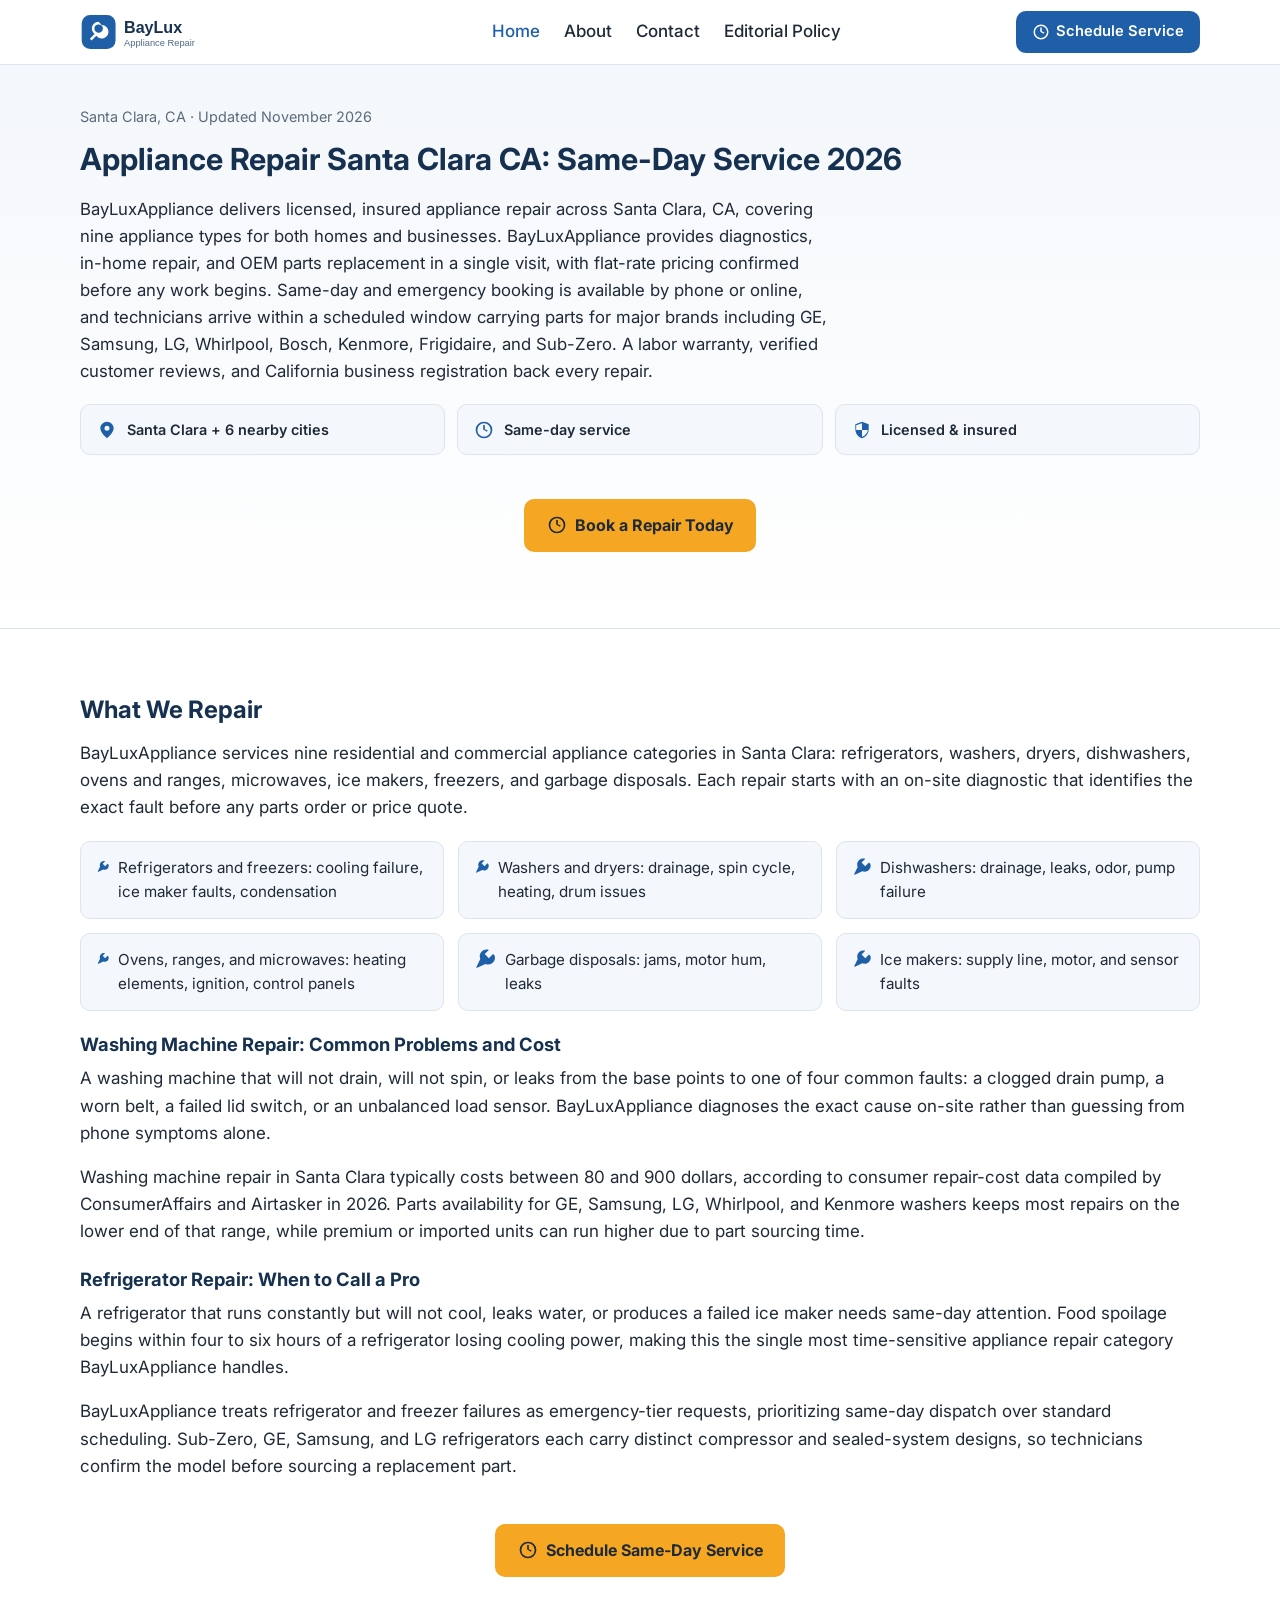
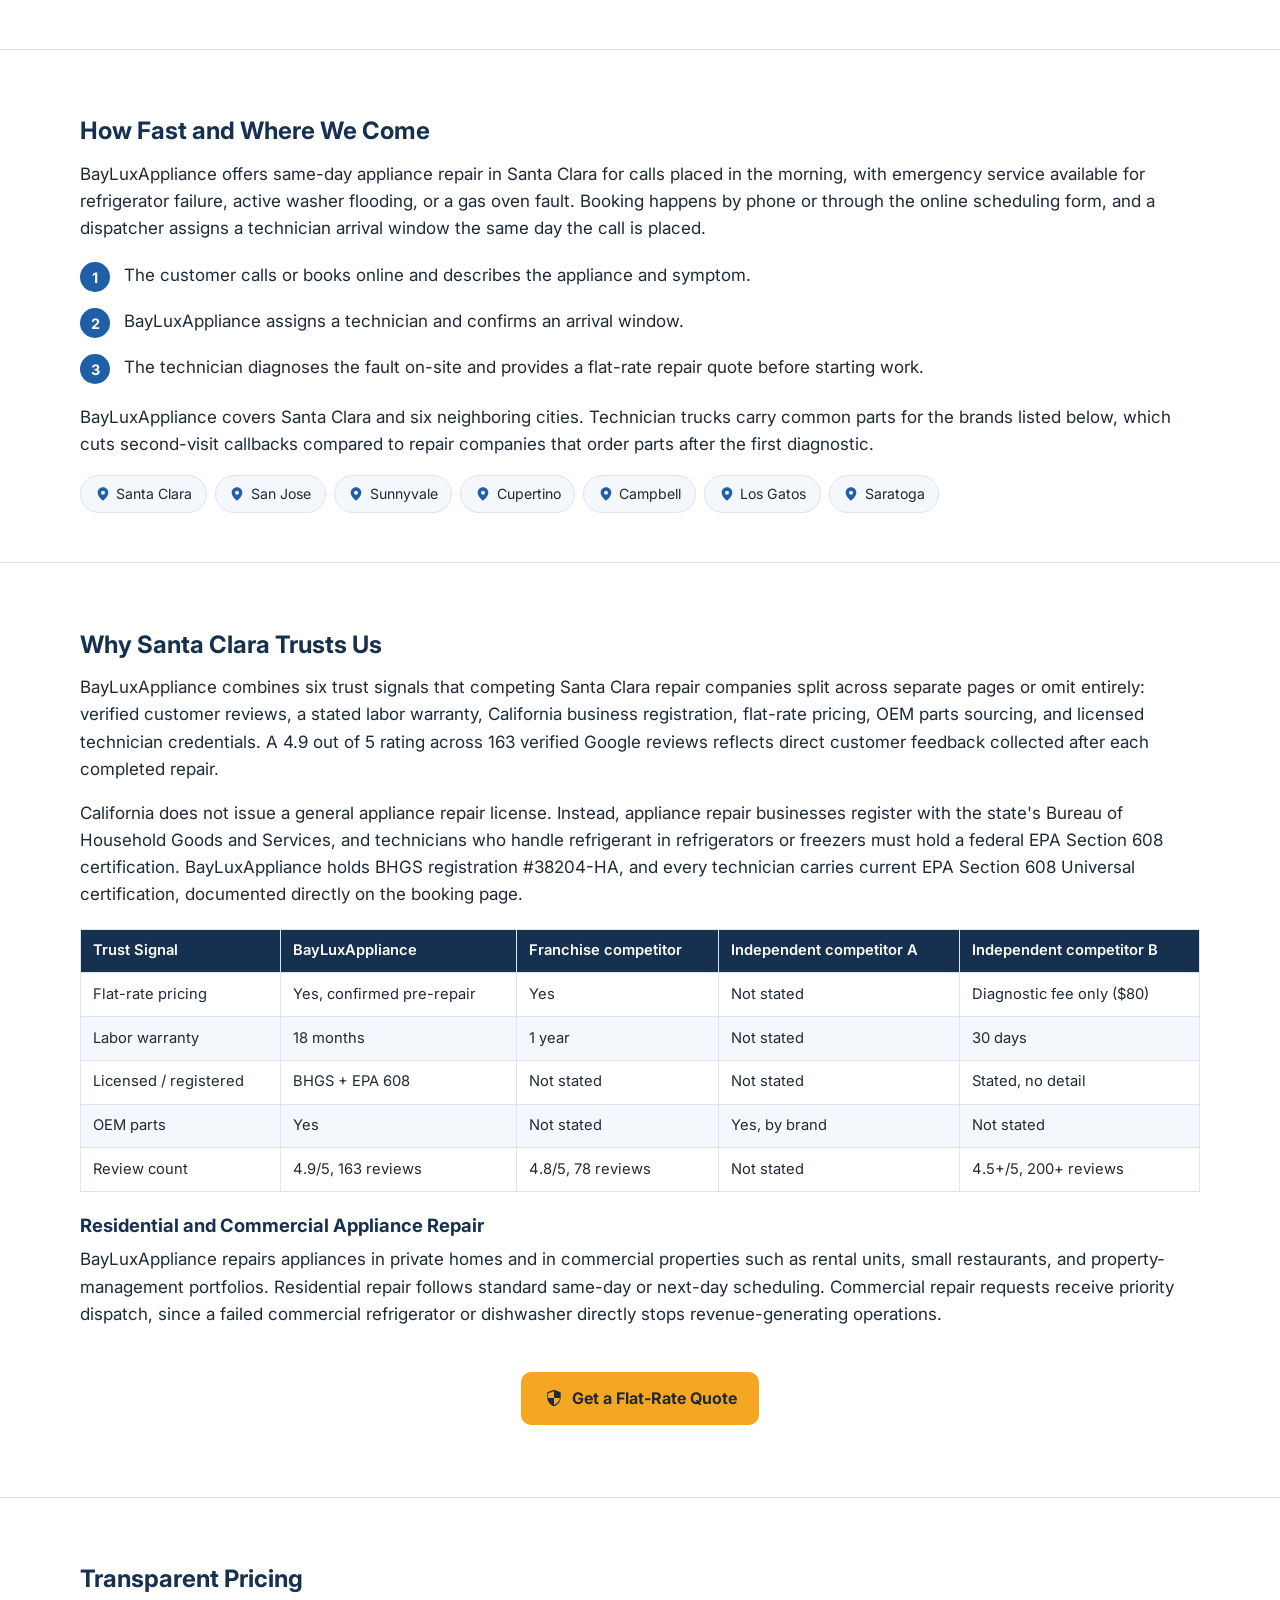
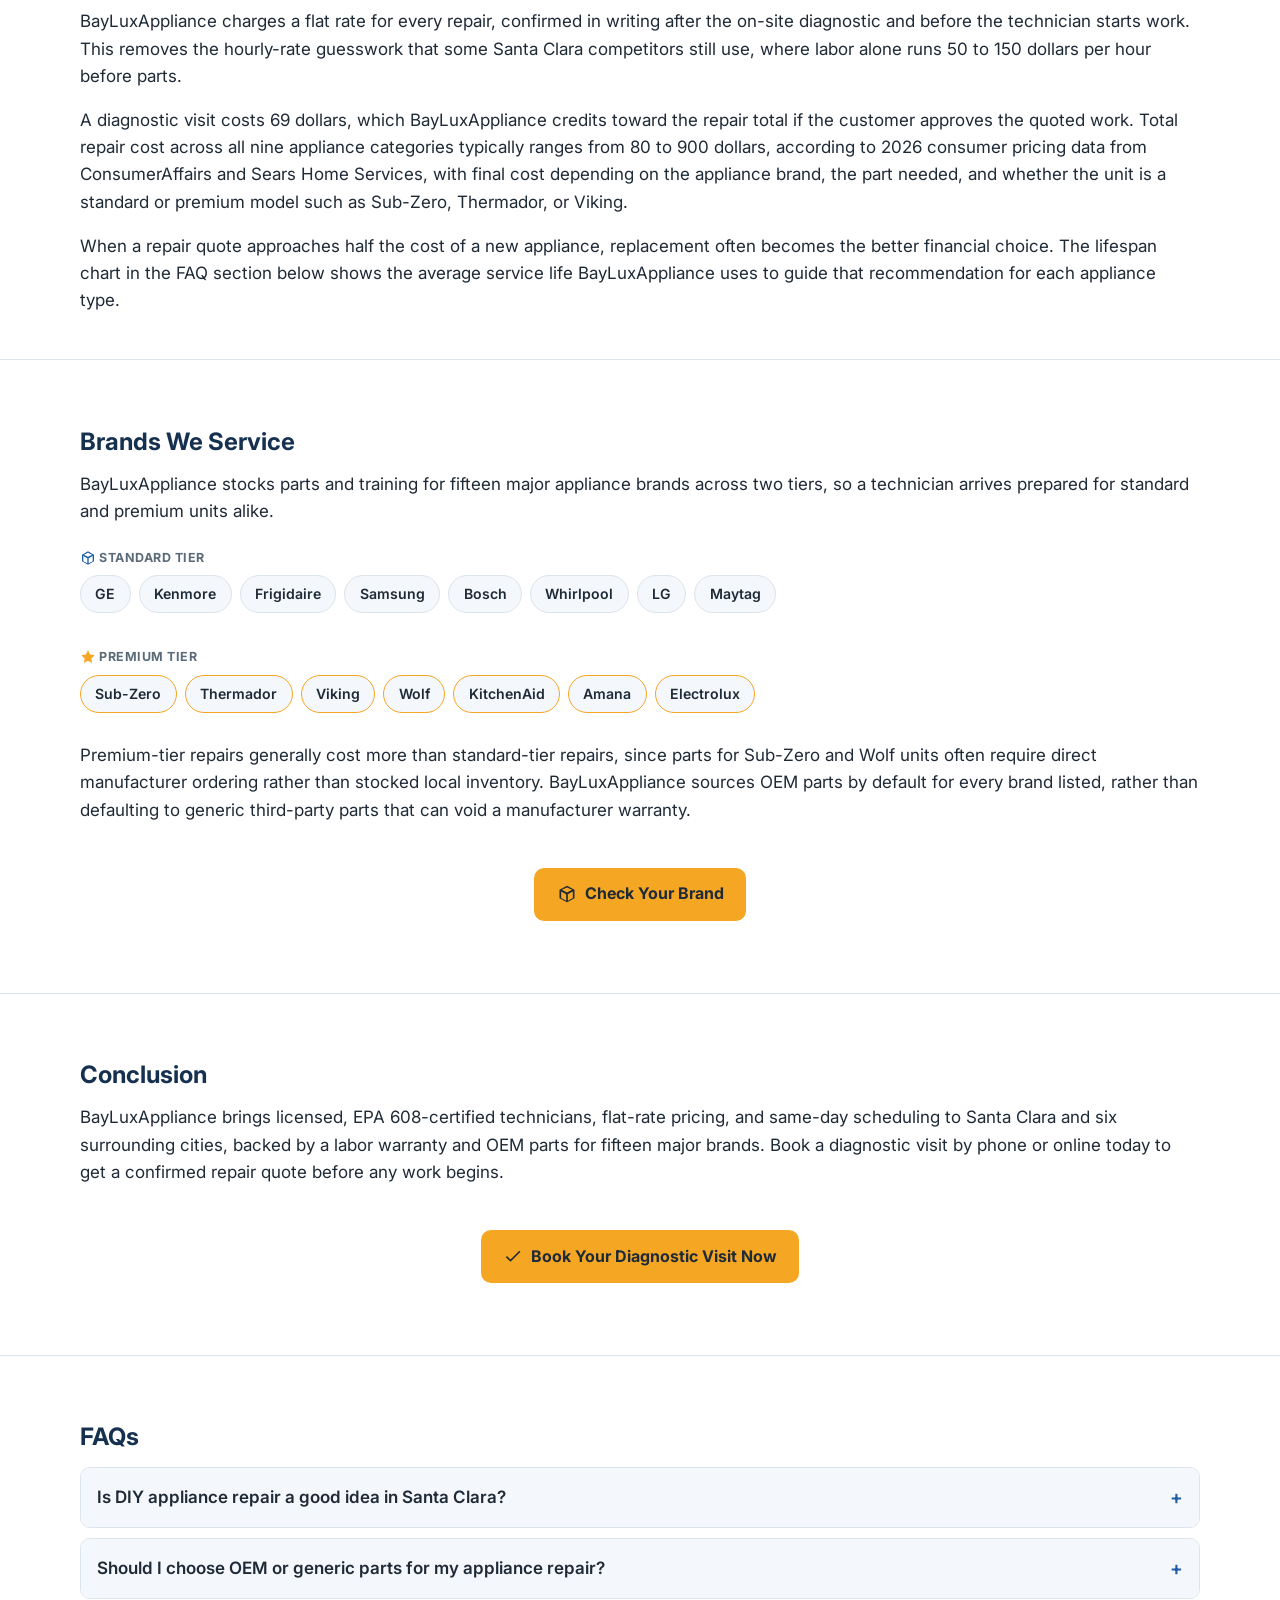
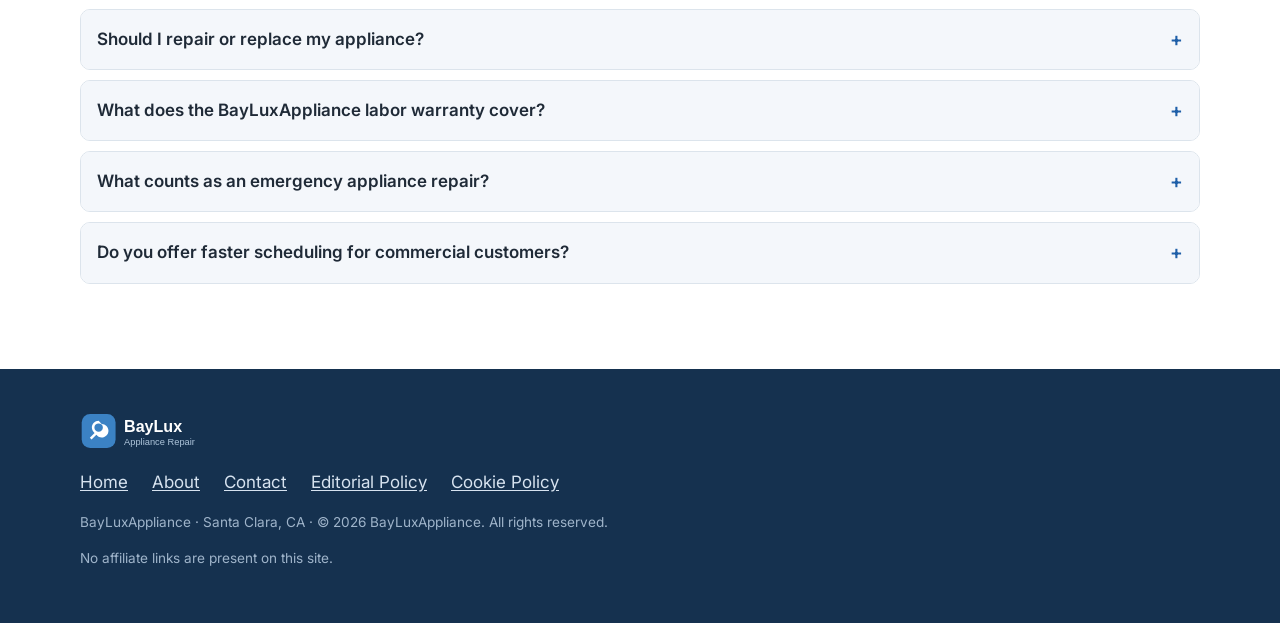
<file: index.html>
<!doctype html>
<html lang="en">
<head>
<script async src="https://www.googletagmanager.com/gtm.js?id=GTM-T8V455DT"></script>
<script>
  window.dataLayer = window.dataLayer || [];
  function gtag(){dataLayer.push(arguments);}
  gtag('js', new Date());
</script>
<meta charset="utf-8">
<meta name="viewport" content="width=device-width, initial-scale=1">
<title>Santa Clara Appliance Repair | Flat-Rate, Same-Day Techs</title>
<meta name="description" content="Book licensed Santa Clara appliance repair today. Same-day service, flat-rate pricing, parts for every major brand.">
<link rel="canonical" href="https://www.bayluxappliance.com/">
<meta property="og:type" content="website">
<meta property="og:title" content="Santa Clara Appliance Repair | Flat-Rate, Same-Day Techs">
<meta property="og:description" content="Book licensed Santa Clara appliance repair today. Same-day service, flat-rate pricing, parts for every major brand.">
<meta property="og:url" content="https://www.bayluxappliance.com/">
<link rel="icon" type="image/svg+xml" href="images/favicon.svg">
<link rel="stylesheet" href="css/global.css">
<link rel="stylesheet" href="css/ranking.css">
<link rel="preconnect" href="https://fonts.googleapis.com">
<link href="https://fonts.googleapis.com/css2?family=Inter:wght@400;500;600;700&display=swap" rel="stylesheet">
<script type="application/ld+json">
{"@context":"https://schema.org","@type":"Organization","name":"BayLuxAppliance","url":"https://www.bayluxappliance.com/","logo":"https://www.bayluxappliance.com/images/logo.svg","areaServed":["Santa Clara, CA","San Jose, CA","Sunnyvale, CA","Cupertino, CA","Campbell, CA","Los Gatos, CA","Saratoga, CA"]}
</script>
<script type="application/ld+json">
{"@context":"https://schema.org","@type":"WebPage","name":"Appliance Repair Santa Clara CA: Same-Day Service 2026","url":"https://www.bayluxappliance.com/","description":"Book licensed Santa Clara appliance repair today. Same-day service, flat-rate pricing, parts for every major brand.","inLanguage":"en-US","isPartOf":{"@type":"WebSite","name":"BayLuxAppliance","url":"https://www.bayluxappliance.com/"}}
</script>
<script type="application/ld+json">
{"@context":"https://schema.org","@type":"FAQPage","mainEntity":[
{"@type":"Question","name":"Is DIY appliance repair a good idea in Santa Clara?","acceptedAnswer":{"@type":"Answer","text":"DIY repair can void a manufacturer warranty and is not always covered by homeowner insurance. It works for minor fixes only, such as replacing a washing machine lid switch, but gas and electrical appliance faults carry safety risk best left to a licensed technician."}},
{"@type":"Question","name":"Should I choose OEM or generic parts for my appliance repair?","acceptedAnswer":{"@type":"Answer","text":"OEM parts cost more but preserve the manufacturer warranty on brands like GE, Samsung, and Sub-Zero. Generic third-party parts cost less upfront but carry inconsistent warranty coverage and can void the original manufacturer warranty."}},
{"@type":"Question","name":"Should I repair or replace my appliance?","acceptedAnswer":{"@type":"Answer","text":"Replace the appliance once repair cost reaches roughly 50 percent of a new unit's price. Average lifespans guide this decision: washing machine 11 years, clothes dryer 14 years, refrigerator 15 years, electric stove 15 years, dishwasher 10 years, freezer 15 years."}},
{"@type":"Question","name":"What does the BayLuxAppliance labor warranty cover?","acceptedAnswer":{"@type":"Answer","text":"The labor warranty covers both parts and labor on the completed repair. If the same fault recurs within the warranty period, BayLuxAppliance returns at no additional labor charge."}},
{"@type":"Question","name":"What counts as an emergency appliance repair?","acceptedAnswer":{"@type":"Answer","text":"Refrigerator or freezer cooling failure, an actively flooding washer, and a gas oven ignition fault all qualify for emergency same-day dispatch ahead of standard scheduling."}},
{"@type":"Question","name":"Do you offer faster scheduling for commercial customers?","acceptedAnswer":{"@type":"Answer","text":"Yes. Commercial appliance failures receive priority dispatch over standard residential scheduling, since a failed unit in a restaurant or rental property directly halts business operations."}}
]}
</script>
</head>
<body>
<header class="site-header" role="banner">
  <div class="container">
    <a href="/" class="site-logo" aria-label="BayLuxAppliance home">
      <img src="images/logo.svg" alt="BayLuxAppliance logo" class="site-logo__img" height="44" width="238">
    </a>
    <nav class="site-nav" role="navigation" aria-label="Main navigation">
      <a href="/" class="active">Home</a>
      <a href="about/">About</a>
      <a href="contact/">Contact</a>
      <a href="editorial-policy/">Editorial Policy</a>
    </nav>
    <a class="header-cta" href="https://www.appliancepro.care/" rel="noopener">
      <svg class="icon icon--white" viewBox="0 0 24 24" width="18" height="18" aria-hidden="true"><path fill="currentColor" d="M12 2a10 10 0 1 0 0 20 10 10 0 0 0 0-20zm0 2a8 8 0 1 1 0 16 8 8 0 0 1 0-16zm-1 2v5.5l4.5 2.7 1-1.6L13 11V6z"/></svg>
      Schedule Service
    </a>
    <button class="nav-toggle" aria-label="Toggle menu" aria-expanded="false">
      <svg viewBox="0 0 24 24" aria-hidden="true"><path fill="currentColor" d="M3 6h18v2H3zm0 5h18v2H3zm0 5h18v2H3z"/></svg>
    </button>
  </div>
</header>

<main>
<section class="hero">
  <div class="container">
    <p class="hero__meta">Santa Clara, CA &middot; Updated November 2026</p>
    <h1>Appliance Repair Santa Clara CA: Same-Day Service 2026</h1>
    <p class="hero__intro">BayLuxAppliance delivers licensed, insured appliance repair across Santa Clara, CA, covering nine appliance types for both homes and businesses. BayLuxAppliance provides diagnostics, in-home repair, and OEM parts replacement in a single visit, with flat-rate pricing confirmed before any work begins. Same-day and emergency booking is available by phone or online, and technicians arrive within a scheduled window carrying parts for major brands including GE, Samsung, LG, Whirlpool, Bosch, Kenmore, Frigidaire, and Sub-Zero. A labor warranty, verified customer reviews, and California business registration back every repair.</p>
    <div class="trust-badges">
      <span class="trust-badge"><svg class="icon" viewBox="0 0 24 24" width="20" height="20" aria-hidden="true"><path fill="currentColor" d="M12 2c-4.4 0-8 3.6-8 8 0 5.6 8 12 8 12s8-6.4 8-12c0-4.4-3.6-8-8-8zm0 11a3 3 0 1 1 0-6 3 3 0 0 1 0 6z"/></svg> Santa Clara + 6 nearby cities</span>
      <span class="trust-badge"><svg class="icon" viewBox="0 0 24 24" width="20" height="20" aria-hidden="true"><path fill="currentColor" d="M12 2a10 10 0 1 0 0 20 10 10 0 0 0 0-20zm0 2a8 8 0 1 1 0 16 8 8 0 0 1 0-16zm-1 2v5.5l4.5 2.7 1-1.6L13 11V6z"/></svg> Same-day service</span>
      <span class="trust-badge"><svg class="icon" viewBox="0 0 24 24" width="20" height="20" aria-hidden="true"><path fill="currentColor" d="M12 2 4 5v6c0 5 3.4 9.4 8 11 4.6-1.6 8-6 8-11V5zm0 9.99h7c-.5 3.6-2.9 6.8-7 8.3V12H5V6.3l7-2.5z"/></svg> Licensed &amp; insured</span>
    </div>
    <div class="cta-block">
      <a class="cta-button" href="https://www.appliancepro.care/" rel="noopener">
        <svg viewBox="0 0 24 24" width="20" height="20" aria-hidden="true"><path fill="currentColor" d="M12 2a10 10 0 1 0 0 20 10 10 0 0 0 0-20zm0 2a8 8 0 1 1 0 16 8 8 0 0 1 0-16zm-1 2v5.5l4.5 2.7 1-1.6L13 11V6z"/></svg>
        Book a Repair Today
      </a>
    </div>
  </div>
</section>

<section class="page-section">
  <div class="container">
    <h2>What We Repair</h2>
    <p>BayLuxAppliance services nine residential and commercial appliance categories in Santa Clara: refrigerators, washers, dryers, dishwashers, ovens and ranges, microwaves, ice makers, freezers, and garbage disposals. Each repair starts with an on-site diagnostic that identifies the exact fault before any parts order or price quote.</p>
    <ul class="service-grid">
      <li><svg class="icon" viewBox="0 0 24 24" width="20" height="20" aria-hidden="true"><path fill="currentColor" d="M21.7 7.3 16.7 12.3 11.7 7.3 16.7 2.3c-2.9-1.1-6.3-.4-8.6 1.9-2.4 2.4-3 6-1.7 9L2 22.4 1.6 24l1.6-.4 9.5-4.4c3 1.3 6.6.7 9-1.7 2.3-2.3 3-5.7 1.9-8.6z"/></svg> Refrigerators and freezers: cooling failure, ice maker faults, condensation</li>
      <li><svg class="icon" viewBox="0 0 24 24" width="20" height="20" aria-hidden="true"><path fill="currentColor" d="M21.7 7.3 16.7 12.3 11.7 7.3 16.7 2.3c-2.9-1.1-6.3-.4-8.6 1.9-2.4 2.4-3 6-1.7 9L2 22.4 1.6 24l1.6-.4 9.5-4.4c3 1.3 6.6.7 9-1.7 2.3-2.3 3-5.7 1.9-8.6z"/></svg> Washers and dryers: drainage, spin cycle, heating, drum issues</li>
      <li><svg class="icon" viewBox="0 0 24 24" width="20" height="20" aria-hidden="true"><path fill="currentColor" d="M21.7 7.3 16.7 12.3 11.7 7.3 16.7 2.3c-2.9-1.1-6.3-.4-8.6 1.9-2.4 2.4-3 6-1.7 9L2 22.4 1.6 24l1.6-.4 9.5-4.4c3 1.3 6.6.7 9-1.7 2.3-2.3 3-5.7 1.9-8.6z"/></svg> Dishwashers: drainage, leaks, odor, pump failure</li>
      <li><svg class="icon" viewBox="0 0 24 24" width="20" height="20" aria-hidden="true"><path fill="currentColor" d="M21.7 7.3 16.7 12.3 11.7 7.3 16.7 2.3c-2.9-1.1-6.3-.4-8.6 1.9-2.4 2.4-3 6-1.7 9L2 22.4 1.6 24l1.6-.4 9.5-4.4c3 1.3 6.6.7 9-1.7 2.3-2.3 3-5.7 1.9-8.6z"/></svg> Ovens, ranges, and microwaves: heating elements, ignition, control panels</li>
      <li><svg class="icon" viewBox="0 0 24 24" width="20" height="20" aria-hidden="true"><path fill="currentColor" d="M21.7 7.3 16.7 12.3 11.7 7.3 16.7 2.3c-2.9-1.1-6.3-.4-8.6 1.9-2.4 2.4-3 6-1.7 9L2 22.4 1.6 24l1.6-.4 9.5-4.4c3 1.3 6.6.7 9-1.7 2.3-2.3 3-5.7 1.9-8.6z"/></svg> Garbage disposals: jams, motor hum, leaks</li>
      <li><svg class="icon" viewBox="0 0 24 24" width="20" height="20" aria-hidden="true"><path fill="currentColor" d="M21.7 7.3 16.7 12.3 11.7 7.3 16.7 2.3c-2.9-1.1-6.3-.4-8.6 1.9-2.4 2.4-3 6-1.7 9L2 22.4 1.6 24l1.6-.4 9.5-4.4c3 1.3 6.6.7 9-1.7 2.3-2.3 3-5.7 1.9-8.6z"/></svg> Ice makers: supply line, motor, and sensor faults</li>
    </ul>

    <h3>Washing Machine Repair: Common Problems and Cost</h3>
    <p>A washing machine that will not drain, will not spin, or leaks from the base points to one of four common faults: a clogged drain pump, a worn belt, a failed lid switch, or an unbalanced load sensor. BayLuxAppliance diagnoses the exact cause on-site rather than guessing from phone symptoms alone.</p>
    <p>Washing machine repair in Santa Clara typically costs between 80 and 900 dollars, according to consumer repair-cost data compiled by ConsumerAffairs and Airtasker in 2026. Parts availability for GE, Samsung, LG, Whirlpool, and Kenmore washers keeps most repairs on the lower end of that range, while premium or imported units can run higher due to part sourcing time.</p>

    <h3>Refrigerator Repair: When to Call a Pro</h3>
    <p>A refrigerator that runs constantly but will not cool, leaks water, or produces a failed ice maker needs same-day attention. Food spoilage begins within four to six hours of a refrigerator losing cooling power, making this the single most time-sensitive appliance repair category BayLuxAppliance handles.</p>
    <p>BayLuxAppliance treats refrigerator and freezer failures as emergency-tier requests, prioritizing same-day dispatch over standard scheduling. Sub-Zero, GE, Samsung, and LG refrigerators each carry distinct compressor and sealed-system designs, so technicians confirm the model before sourcing a replacement part.</p>

    <div class="cta-block">
      <a class="cta-button" href="https://www.appliancepro.care/" rel="noopener">
        <svg viewBox="0 0 24 24" width="20" height="20" aria-hidden="true"><path fill="currentColor" d="M12 2a10 10 0 1 0 0 20 10 10 0 0 0 0-20zm0 2a8 8 0 1 1 0 16 8 8 0 0 1 0-16zm-1 2v5.5l4.5 2.7 1-1.6L13 11V6z"/></svg>
        Schedule Same-Day Service
      </a>
    </div>
  </div>
</section>

<section class="page-section">
  <div class="container">
    <h2>How Fast and Where We Come</h2>
    <p>BayLuxAppliance offers same-day appliance repair in Santa Clara for calls placed in the morning, with emergency service available for refrigerator failure, active washer flooding, or a gas oven fault. Booking happens by phone or through the online scheduling form, and a dispatcher assigns a technician arrival window the same day the call is placed.</p>
    <ol class="steps">
      <li>The customer calls or books online and describes the appliance and symptom.</li>
      <li>BayLuxAppliance assigns a technician and confirms an arrival window.</li>
      <li>The technician diagnoses the fault on-site and provides a flat-rate repair quote before starting work.</li>
    </ol>
    <p>BayLuxAppliance covers Santa Clara and six neighboring cities. Technician trucks carry common parts for the brands listed below, which cuts second-visit callbacks compared to repair companies that order parts after the first diagnostic.</p>
    <ul class="area-chip-list">
      <li class="area-chip"><svg class="icon" viewBox="0 0 24 24" width="16" height="16" aria-hidden="true"><path fill="currentColor" d="M12 2c-4.4 0-8 3.6-8 8 0 5.6 8 12 8 12s8-6.4 8-12c0-4.4-3.6-8-8-8zm0 11a3 3 0 1 1 0-6 3 3 0 0 1 0 6z"/></svg> Santa Clara</li>
      <li class="area-chip"><svg class="icon" viewBox="0 0 24 24" width="16" height="16" aria-hidden="true"><path fill="currentColor" d="M12 2c-4.4 0-8 3.6-8 8 0 5.6 8 12 8 12s8-6.4 8-12c0-4.4-3.6-8-8-8zm0 11a3 3 0 1 1 0-6 3 3 0 0 1 0 6z"/></svg> San Jose</li>
      <li class="area-chip"><svg class="icon" viewBox="0 0 24 24" width="16" height="16" aria-hidden="true"><path fill="currentColor" d="M12 2c-4.4 0-8 3.6-8 8 0 5.6 8 12 8 12s8-6.4 8-12c0-4.4-3.6-8-8-8zm0 11a3 3 0 1 1 0-6 3 3 0 0 1 0 6z"/></svg> Sunnyvale</li>
      <li class="area-chip"><svg class="icon" viewBox="0 0 24 24" width="16" height="16" aria-hidden="true"><path fill="currentColor" d="M12 2c-4.4 0-8 3.6-8 8 0 5.6 8 12 8 12s8-6.4 8-12c0-4.4-3.6-8-8-8zm0 11a3 3 0 1 1 0-6 3 3 0 0 1 0 6z"/></svg> Cupertino</li>
      <li class="area-chip"><svg class="icon" viewBox="0 0 24 24" width="16" height="16" aria-hidden="true"><path fill="currentColor" d="M12 2c-4.4 0-8 3.6-8 8 0 5.6 8 12 8 12s8-6.4 8-12c0-4.4-3.6-8-8-8zm0 11a3 3 0 1 1 0-6 3 3 0 0 1 0 6z"/></svg> Campbell</li>
      <li class="area-chip"><svg class="icon" viewBox="0 0 24 24" width="16" height="16" aria-hidden="true"><path fill="currentColor" d="M12 2c-4.4 0-8 3.6-8 8 0 5.6 8 12 8 12s8-6.4 8-12c0-4.4-3.6-8-8-8zm0 11a3 3 0 1 1 0-6 3 3 0 0 1 0 6z"/></svg> Los Gatos</li>
      <li class="area-chip"><svg class="icon" viewBox="0 0 24 24" width="16" height="16" aria-hidden="true"><path fill="currentColor" d="M12 2c-4.4 0-8 3.6-8 8 0 5.6 8 12 8 12s8-6.4 8-12c0-4.4-3.6-8-8-8zm0 11a3 3 0 1 1 0-6 3 3 0 0 1 0 6z"/></svg> Saratoga</li>
    </ul>
  </div>
</section>

<section class="page-section">
  <div class="container">
    <h2>Why Santa Clara Trusts Us</h2>
    <p>BayLuxAppliance combines six trust signals that competing Santa Clara repair companies split across separate pages or omit entirely: verified customer reviews, a stated labor warranty, California business registration, flat-rate pricing, OEM parts sourcing, and licensed technician credentials. A 4.9 out of 5 rating across 163 verified Google reviews reflects direct customer feedback collected after each completed repair.</p>
    <p>California does not issue a general appliance repair license. Instead, appliance repair businesses register with the state's Bureau of Household Goods and Services, and technicians who handle refrigerant in refrigerators or freezers must hold a federal EPA Section 608 certification. BayLuxAppliance holds BHGS registration #38204-HA, and every technician carries current EPA Section 608 Universal certification, documented directly on the booking page.</p>

    <div class="table-wrap">
      <table class="data-table">
        <thead>
          <tr><th>Trust Signal</th><th>BayLuxAppliance</th><th>Franchise competitor</th><th>Independent competitor A</th><th>Independent competitor B</th></tr>
        </thead>
        <tbody>
          <tr><td>Flat-rate pricing</td><td>Yes, confirmed pre-repair</td><td>Yes</td><td>Not stated</td><td>Diagnostic fee only ($80)</td></tr>
          <tr><td>Labor warranty</td><td>18 months</td><td>1 year</td><td>Not stated</td><td>30 days</td></tr>
          <tr><td>Licensed / registered</td><td>BHGS + EPA 608</td><td>Not stated</td><td>Not stated</td><td>Stated, no detail</td></tr>
          <tr><td>OEM parts</td><td>Yes</td><td>Not stated</td><td>Yes, by brand</td><td>Not stated</td></tr>
          <tr><td>Review count</td><td>4.9/5, 163 reviews</td><td>4.8/5, 78 reviews</td><td>Not stated</td><td>4.5+/5, 200+ reviews</td></tr>
        </tbody>
      </table>
    </div>

    <h3>Residential and Commercial Appliance Repair</h3>
    <p>BayLuxAppliance repairs appliances in private homes and in commercial properties such as rental units, small restaurants, and property-management portfolios. Residential repair follows standard same-day or next-day scheduling. Commercial repair requests receive priority dispatch, since a failed commercial refrigerator or dishwasher directly stops revenue-generating operations.</p>

    <div class="cta-block">
      <a class="cta-button" href="https://www.appliancepro.care/" rel="noopener">
        <svg viewBox="0 0 24 24" width="20" height="20" aria-hidden="true"><path fill="currentColor" d="M12 2 4 5v6c0 5 3.4 9.4 8 11 4.6-1.6 8-6 8-11V5zm0 9.99h7c-.5 3.6-2.9 6.8-7 8.3V12H5V6.3l7-2.5z"/></svg>
        Get a Flat-Rate Quote
      </a>
    </div>
  </div>
</section>

<section class="page-section">
  <div class="container">
    <h2>Transparent Pricing</h2>
    <p>BayLuxAppliance charges a flat rate for every repair, confirmed in writing after the on-site diagnostic and before the technician starts work. This removes the hourly-rate guesswork that some Santa Clara competitors still use, where labor alone runs 50 to 150 dollars per hour before parts.</p>
    <p>A diagnostic visit costs 69 dollars, which BayLuxAppliance credits toward the repair total if the customer approves the quoted work. Total repair cost across all nine appliance categories typically ranges from 80 to 900 dollars, according to 2026 consumer pricing data from ConsumerAffairs and Sears Home Services, with final cost depending on the appliance brand, the part needed, and whether the unit is a standard or premium model such as Sub-Zero, Thermador, or Viking.</p>
    <p>When a repair quote approaches half the cost of a new appliance, replacement often becomes the better financial choice. The lifespan chart in the FAQ section below shows the average service life BayLuxAppliance uses to guide that recommendation for each appliance type.</p>
  </div>
</section>

<section class="page-section">
  <div class="container">
    <h2>Brands We Service</h2>
    <p>BayLuxAppliance stocks parts and training for fifteen major appliance brands across two tiers, so a technician arrives prepared for standard and premium units alike.</p>

    <div class="brand-tier">
      <span class="brand-tier__label"><svg class="icon" viewBox="0 0 24 24" width="16" height="16" aria-hidden="true"><path fill="currentColor" d="M12 2 3 7v10l9 5 9-5V7zm0 2.3L18.2 7 12 10.3 5.8 7zM5 9l6 3.3V20l-6-3.3zm14 0v7.7L13 20v-7.7z"/></svg> Standard tier</span>
      <ul class="brand-chip-list">
        <li class="brand-chip">GE</li><li class="brand-chip">Kenmore</li><li class="brand-chip">Frigidaire</li>
        <li class="brand-chip">Samsung</li><li class="brand-chip">Bosch</li><li class="brand-chip">Whirlpool</li>
        <li class="brand-chip">LG</li><li class="brand-chip">Maytag</li>
      </ul>
    </div>
    <div class="brand-tier">
      <span class="brand-tier__label"><svg class="icon icon--accent" viewBox="0 0 24 24" width="16" height="16" aria-hidden="true"><path fill="currentColor" d="m12 2 3.1 6.3 6.9 1-5 4.9 1.2 6.9L12 17.8 5.8 21.1 7 14.2l-5-4.9 6.9-1z"/></svg> Premium tier</span>
      <ul class="brand-chip-list">
        <li class="brand-chip brand-chip--premium">Sub-Zero</li><li class="brand-chip brand-chip--premium">Thermador</li>
        <li class="brand-chip brand-chip--premium">Viking</li><li class="brand-chip brand-chip--premium">Wolf</li>
        <li class="brand-chip brand-chip--premium">KitchenAid</li><li class="brand-chip brand-chip--premium">Amana</li>
        <li class="brand-chip brand-chip--premium">Electrolux</li>
      </ul>
    </div>
    <p>Premium-tier repairs generally cost more than standard-tier repairs, since parts for Sub-Zero and Wolf units often require direct manufacturer ordering rather than stocked local inventory. BayLuxAppliance sources OEM parts by default for every brand listed, rather than defaulting to generic third-party parts that can void a manufacturer warranty.</p>

    <div class="cta-block">
      <a class="cta-button" href="https://www.appliancepro.care/" rel="noopener">
        <svg viewBox="0 0 24 24" width="20" height="20" aria-hidden="true"><path fill="currentColor" d="M12 2 3 7v10l9 5 9-5V7zm0 2.3L18.2 7 12 10.3 5.8 7zM5 9l6 3.3V20l-6-3.3zm14 0v7.7L13 20v-7.7z"/></svg>
        Check Your Brand
      </a>
    </div>
  </div>
</section>

<section class="page-section">
  <div class="container">
    <h2>Conclusion</h2>
    <p>BayLuxAppliance brings licensed, EPA 608-certified technicians, flat-rate pricing, and same-day scheduling to Santa Clara and six surrounding cities, backed by a labor warranty and OEM parts for fifteen major brands. Book a diagnostic visit by phone or online today to get a confirmed repair quote before any work begins.</p>
    <div class="cta-block">
      <a class="cta-button" href="https://www.appliancepro.care/" rel="noopener">
        <svg viewBox="0 0 24 24" width="20" height="20" aria-hidden="true"><path fill="currentColor" d="M9.0 16.2 4.8 12l-1.4 1.4L9 19 21 7l-1.4-1.4z"/></svg>
        Book Your Diagnostic Visit Now
      </a>
    </div>
  </div>
</section>

<section class="page-section">
  <div class="container">
    <h2>FAQs</h2>

    <details class="faq-item">
      <summary>Is DIY appliance repair a good idea in Santa Clara?</summary>
      <p>DIY repair can void a manufacturer warranty and is not always covered by homeowner insurance. It works for minor fixes only, such as replacing a washing machine lid switch, but gas and electrical appliance faults carry safety risk best left to a licensed technician.</p>
    </details>

    <details class="faq-item">
      <summary>Should I choose OEM or generic parts for my appliance repair?</summary>
      <p>OEM parts cost more but preserve the manufacturer warranty on brands like GE, Samsung, and Sub-Zero. Generic third-party parts cost less upfront but carry inconsistent warranty coverage and can void the original manufacturer warranty.</p>
    </details>

    <details class="faq-item">
      <summary>Should I repair or replace my appliance?</summary>
      <p>Replace the appliance once repair cost reaches roughly 50 percent of a new unit's price. Average lifespans guide this decision, shown in the table below.</p>
      <div class="table-wrap">
        <table class="data-table">
          <thead><tr><th>Appliance</th><th>Average Lifespan</th></tr></thead>
          <tbody>
            <tr><td>Washing machine</td><td>11 years</td></tr>
            <tr><td>Clothes dryer</td><td>14 years</td></tr>
            <tr><td>Refrigerator</td><td>15 years</td></tr>
            <tr><td>Electric stove / gas oven</td><td>15 years</td></tr>
            <tr><td>Dishwasher</td><td>10 years</td></tr>
            <tr><td>Freezer</td><td>15 years</td></tr>
          </tbody>
        </table>
      </div>
    </details>

    <details class="faq-item">
      <summary>What does the BayLuxAppliance labor warranty cover?</summary>
      <p>An 18-month labor and parts warranty covers every completed repair. If the same fault recurs within that window, BayLuxAppliance returns at no additional labor charge.</p>
    </details>

    <details class="faq-item">
      <summary>What counts as an emergency appliance repair?</summary>
      <p>Refrigerator or freezer cooling failure, an actively flooding washer, and a gas oven ignition fault all qualify for emergency same-day dispatch ahead of standard scheduling.</p>
    </details>

    <details class="faq-item">
      <summary>Do you offer faster scheduling for commercial customers?</summary>
      <p>Yes. Commercial appliance failures receive priority dispatch over standard residential scheduling, since a failed unit in a restaurant or rental property directly halts business operations.</p>
    </details>
  </div>
</section>

</main>
<footer class="site-footer" role="contentinfo">
  <div class="container">
    <a href="/" class="site-logo" aria-label="BayLuxAppliance home">
      <img src="images/logo-footer.svg" alt="BayLuxAppliance logo" class="site-logo__img" height="36" width="195">
    </a>
    <ul class="footer-links">
      <li><a href="/">Home</a></li>
      <li><a href="about/">About</a></li>
      <li><a href="contact/">Contact</a></li>
      <li><a href="editorial-policy/">Editorial Policy</a></li>
      <li><a href="cookie-policy/">Cookie Policy</a></li>
    </ul>
    <p class="footer-note">BayLuxAppliance &middot; Santa Clara, CA &middot; &copy; 2026 BayLuxAppliance. All rights reserved.</p>
    <p class="footer-note">No affiliate links are present on this site.</p>
  </div>
</footer>

<script src="js/nav.js"></script>
</body>
</html>
</file>
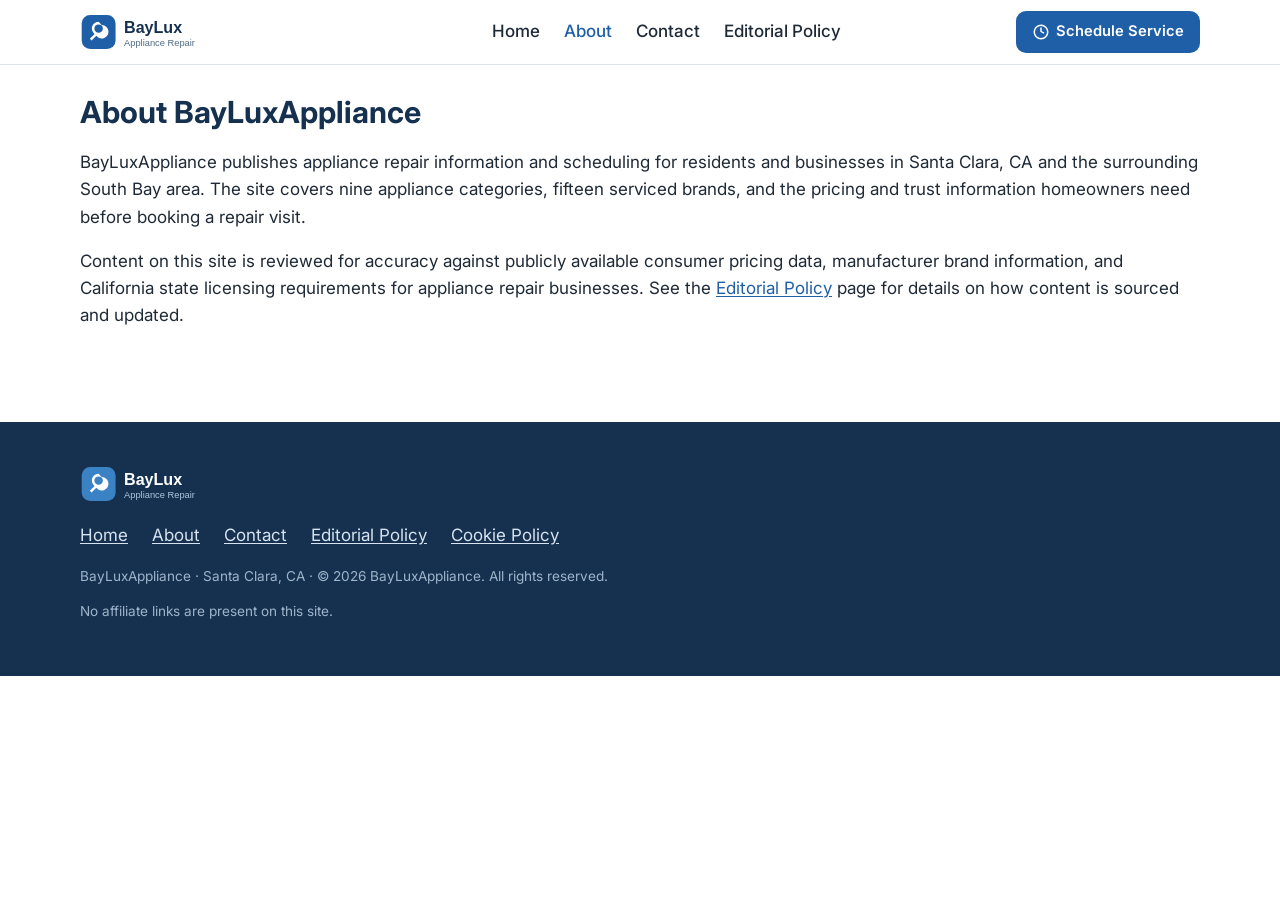
<file: about/index.html>
<!doctype html>
<html lang="en">
<head>
<script async src="https://www.googletagmanager.com/gtm.js?id=GTM-T8V455DT"></script>
<script>
  window.dataLayer = window.dataLayer || [];
  function gtag(){dataLayer.push(arguments);}
  gtag('js', new Date());
</script>
<meta charset="utf-8">
<meta name="viewport" content="width=device-width, initial-scale=1">
<title>About BayLuxAppliance | Santa Clara Appliance Repair</title>
<meta name="description" content="How BayLuxAppliance sources pricing, licensing, and brand data for its Santa Clara appliance repair content.">
<link rel="canonical" href="https://www.bayluxappliance.com/about/">
<meta property="og:type" content="website">
<meta property="og:title" content="About BayLuxAppliance | Santa Clara Appliance Repair">
<meta property="og:description" content="How BayLuxAppliance sources pricing, licensing, and brand data for its Santa Clara appliance repair content.">
<meta property="og:url" content="https://www.bayluxappliance.com/about/">
<link rel="icon" type="image/svg+xml" href="../images/favicon.svg">
<link rel="stylesheet" href="../css/global.css">
<link rel="stylesheet" href="../css/ranking.css">
<link rel="preconnect" href="https://fonts.googleapis.com">
<link href="https://fonts.googleapis.com/css2?family=Inter:wght@400;500;600;700&display=swap" rel="stylesheet">
<script type="application/ld+json">
{"@context":"https://schema.org","@type":"Organization","name":"BayLuxAppliance","url":"https://www.bayluxappliance.com/","logo":"https://www.bayluxappliance.com/images/logo.svg","areaServed":["Santa Clara, CA","San Jose, CA","Sunnyvale, CA","Cupertino, CA","Campbell, CA","Los Gatos, CA","Saratoga, CA"]}
</script>
<script type="application/ld+json">
{"@context":"https://schema.org","@type":"WebPage","name":"About BayLuxAppliance","url":"https://www.bayluxappliance.com/about/","description":"How BayLuxAppliance sources pricing, licensing, and brand data for its Santa Clara appliance repair content.","inLanguage":"en-US","isPartOf":{"@type":"WebSite","name":"BayLuxAppliance","url":"https://www.bayluxappliance.com/"}}
</script>
</head>
<body>
<header class="site-header" role="banner">
  <div class="container">
    <a href="../" class="site-logo" aria-label="BayLuxAppliance home">
      <img src="../images/logo.svg" alt="BayLuxAppliance logo" class="site-logo__img" height="44" width="238">
    </a>
    <nav class="site-nav" role="navigation" aria-label="Main navigation">
      <a href="../">Home</a>
      <a href="../about/" class="active">About</a>
      <a href="../contact/">Contact</a>
      <a href="../editorial-policy/">Editorial Policy</a>
    </nav>
    <a class="header-cta" href="https://www.appliancepro.care/" rel="noopener">
      <svg class="icon icon--white" viewBox="0 0 24 24" width="18" height="18" aria-hidden="true"><path fill="currentColor" d="M12 2a10 10 0 1 0 0 20 10 10 0 0 0 0-20zm0 2a8 8 0 1 1 0 16 8 8 0 0 1 0-16zm-1 2v5.5l4.5 2.7 1-1.6L13 11V6z"/></svg>
      Schedule Service
    </a>
    <button class="nav-toggle" aria-label="Toggle menu" aria-expanded="false">
      <svg viewBox="0 0 24 24" aria-hidden="true"><path fill="currentColor" d="M3 6h18v2H3zm0 5h18v2H3zm0 5h18v2H3z"/></svg>
    </button>
  </div>
</header>

<main>
<section class="page-section">
  <div class="container">
    <h1>About BayLuxAppliance</h1>
    <p>BayLuxAppliance publishes appliance repair information and scheduling for residents and businesses in Santa Clara, CA and the surrounding South Bay area. The site covers nine appliance categories, fifteen serviced brands, and the pricing and trust information homeowners need before booking a repair visit.</p>
    <p>Content on this site is reviewed for accuracy against publicly available consumer pricing data, manufacturer brand information, and California state licensing requirements for appliance repair businesses. See the <a href="../editorial-policy/">Editorial Policy</a> page for details on how content is sourced and updated.</p>
  </div>
</section>

</main>
<footer class="site-footer" role="contentinfo">
  <div class="container">
    <a href="../" class="site-logo" aria-label="BayLuxAppliance home">
      <img src="../images/logo-footer.svg" alt="BayLuxAppliance logo" class="site-logo__img" height="36" width="195">
    </a>
    <ul class="footer-links">
      <li><a href="../">Home</a></li>
      <li><a href="../about/">About</a></li>
      <li><a href="../contact/">Contact</a></li>
      <li><a href="../editorial-policy/">Editorial Policy</a></li>
      <li><a href="../cookie-policy/">Cookie Policy</a></li>
    </ul>
    <p class="footer-note">BayLuxAppliance &middot; Santa Clara, CA &middot; &copy; 2026 BayLuxAppliance. All rights reserved.</p>
    <p class="footer-note">No affiliate links are present on this site.</p>
  </div>
</footer>

<script src="../js/nav.js"></script>
</body>
</html>
</file>
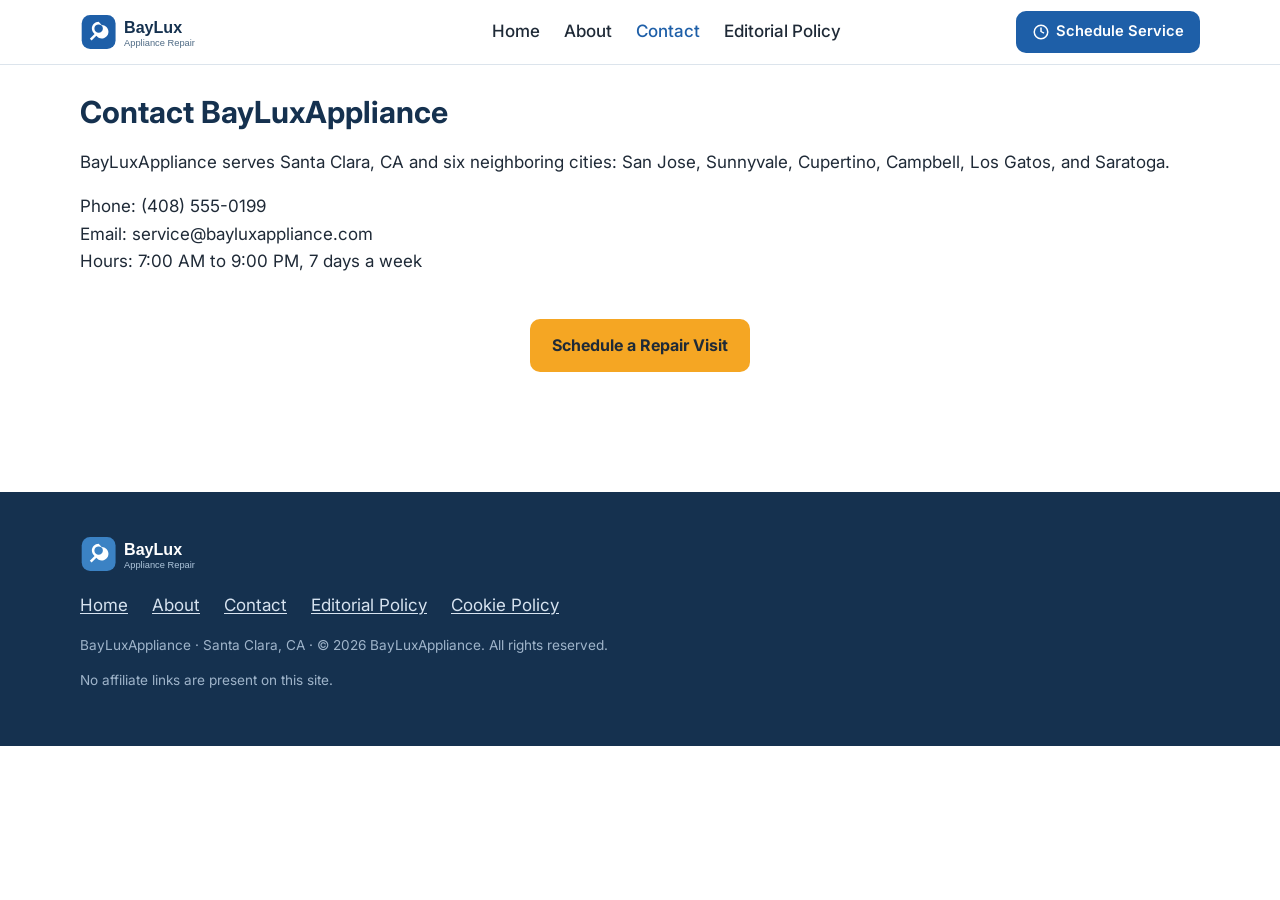
<file: contact/index.html>
<!doctype html>
<html lang="en">
<head>
<script async src="https://www.googletagmanager.com/gtm.js?id=GTM-T8V455DT"></script>
<script>
  window.dataLayer = window.dataLayer || [];
  function gtag(){dataLayer.push(arguments);}
  gtag('js', new Date());
</script>
<meta charset="utf-8">
<meta name="viewport" content="width=device-width, initial-scale=1">
<title>Contact BayLuxAppliance | Santa Clara, CA</title>
<meta name="description" content="Reach BayLuxAppliance to schedule appliance repair in Santa Clara, CA and nearby cities.">
<link rel="canonical" href="https://www.bayluxappliance.com/contact/">
<meta property="og:type" content="website">
<meta property="og:title" content="Contact BayLuxAppliance | Santa Clara, CA">
<meta property="og:description" content="Reach BayLuxAppliance to schedule appliance repair in Santa Clara, CA and nearby cities.">
<meta property="og:url" content="https://www.bayluxappliance.com/contact/">
<link rel="icon" type="image/svg+xml" href="../images/favicon.svg">
<link rel="stylesheet" href="../css/global.css">
<link rel="stylesheet" href="../css/ranking.css">
<link rel="preconnect" href="https://fonts.googleapis.com">
<link href="https://fonts.googleapis.com/css2?family=Inter:wght@400;500;600;700&display=swap" rel="stylesheet">
<script type="application/ld+json">
{"@context":"https://schema.org","@type":"Organization","name":"BayLuxAppliance","url":"https://www.bayluxappliance.com/","logo":"https://www.bayluxappliance.com/images/logo.svg","areaServed":["Santa Clara, CA","San Jose, CA","Sunnyvale, CA","Cupertino, CA","Campbell, CA","Los Gatos, CA","Saratoga, CA"]}
</script>
<script type="application/ld+json">
{"@context":"https://schema.org","@type":"WebPage","name":"Contact BayLuxAppliance","url":"https://www.bayluxappliance.com/contact/","description":"Reach BayLuxAppliance to schedule appliance repair in Santa Clara, CA and nearby cities.","inLanguage":"en-US","isPartOf":{"@type":"WebSite","name":"BayLuxAppliance","url":"https://www.bayluxappliance.com/"}}
</script>
</head>
<body>
<header class="site-header" role="banner">
  <div class="container">
    <a href="../" class="site-logo" aria-label="BayLuxAppliance home">
      <img src="../images/logo.svg" alt="BayLuxAppliance logo" class="site-logo__img" height="44" width="238">
    </a>
    <nav class="site-nav" role="navigation" aria-label="Main navigation">
      <a href="../">Home</a>
      <a href="../about/">About</a>
      <a href="../contact/" class="active">Contact</a>
      <a href="../editorial-policy/">Editorial Policy</a>
    </nav>
    <a class="header-cta" href="https://www.appliancepro.care/" rel="noopener">
      <svg class="icon icon--white" viewBox="0 0 24 24" width="18" height="18" aria-hidden="true"><path fill="currentColor" d="M12 2a10 10 0 1 0 0 20 10 10 0 0 0 0-20zm0 2a8 8 0 1 1 0 16 8 8 0 0 1 0-16zm-1 2v5.5l4.5 2.7 1-1.6L13 11V6z"/></svg>
      Schedule Service
    </a>
    <button class="nav-toggle" aria-label="Toggle menu" aria-expanded="false">
      <svg viewBox="0 0 24 24" aria-hidden="true"><path fill="currentColor" d="M3 6h18v2H3zm0 5h18v2H3zm0 5h18v2H3z"/></svg>
    </button>
  </div>
</header>

<main>
<section class="page-section">
  <div class="container">
    <h1>Contact BayLuxAppliance</h1>
    <p>BayLuxAppliance serves Santa Clara, CA and six neighboring cities: San Jose, Sunnyvale, Cupertino, Campbell, Los Gatos, and Saratoga.</p>
    <p>Phone: (408) 555-0199<br>
    Email: service@bayluxappliance.com<br>
    Hours: 7:00 AM to 9:00 PM, 7 days a week</p>
    <div class="cta-block">
      <a class="cta-button" href="https://www.appliancepro.care/" rel="noopener">Schedule a Repair Visit</a>
    </div>
  </div>
</section>

</main>
<footer class="site-footer" role="contentinfo">
  <div class="container">
    <a href="../" class="site-logo" aria-label="BayLuxAppliance home">
      <img src="../images/logo-footer.svg" alt="BayLuxAppliance logo" class="site-logo__img" height="36" width="195">
    </a>
    <ul class="footer-links">
      <li><a href="../">Home</a></li>
      <li><a href="../about/">About</a></li>
      <li><a href="../contact/">Contact</a></li>
      <li><a href="../editorial-policy/">Editorial Policy</a></li>
      <li><a href="../cookie-policy/">Cookie Policy</a></li>
    </ul>
    <p class="footer-note">BayLuxAppliance &middot; Santa Clara, CA &middot; &copy; 2026 BayLuxAppliance. All rights reserved.</p>
    <p class="footer-note">No affiliate links are present on this site.</p>
  </div>
</footer>

<script src="../js/nav.js"></script>
</body>
</html>
</file>
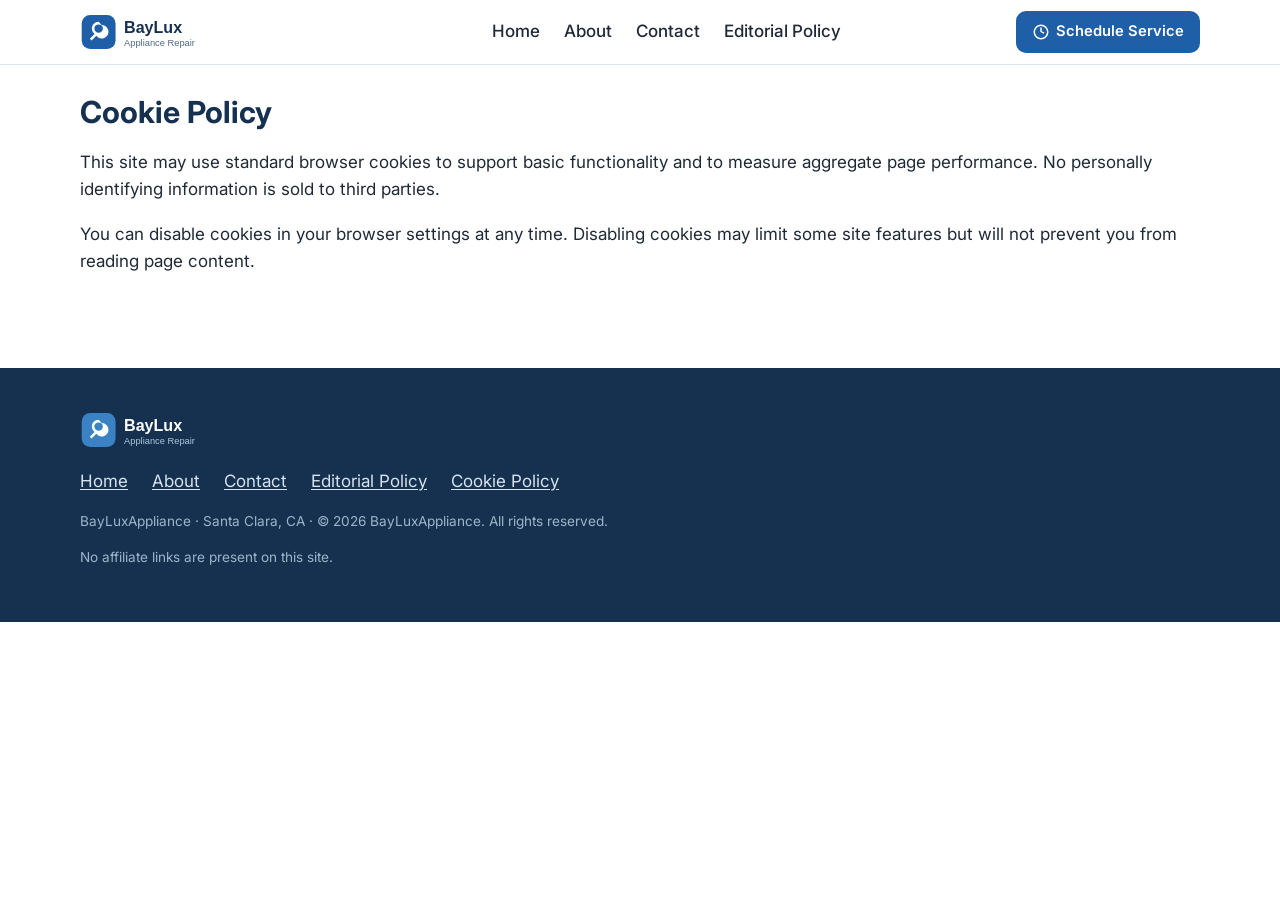
<file: cookie-policy/index.html>
<!doctype html>
<html lang="en">
<head>
<script async src="https://www.googletagmanager.com/gtm.js?id=GTM-T8V455DT"></script>
<script>
  window.dataLayer = window.dataLayer || [];
  function gtag(){dataLayer.push(arguments);}
  gtag('js', new Date());
</script>
<meta charset="utf-8">
<meta name="viewport" content="width=device-width, initial-scale=1">
<title>Cookie Policy | BayLuxAppliance</title>
<meta name="description" content="How BayLuxAppliance uses browser cookies and how to manage your cookie preferences.">
<link rel="canonical" href="https://www.bayluxappliance.com/cookie-policy/">
<meta property="og:type" content="website">
<meta property="og:title" content="Cookie Policy | BayLuxAppliance">
<meta property="og:description" content="How BayLuxAppliance uses browser cookies and how to manage your cookie preferences.">
<meta property="og:url" content="https://www.bayluxappliance.com/cookie-policy/">
<link rel="icon" type="image/svg+xml" href="../images/favicon.svg">
<link rel="stylesheet" href="../css/global.css">
<link rel="stylesheet" href="../css/ranking.css">
<link rel="preconnect" href="https://fonts.googleapis.com">
<link href="https://fonts.googleapis.com/css2?family=Inter:wght@400;500;600;700&display=swap" rel="stylesheet">
<script type="application/ld+json">
{"@context":"https://schema.org","@type":"Organization","name":"BayLuxAppliance","url":"https://www.bayluxappliance.com/","logo":"https://www.bayluxappliance.com/images/logo.svg","areaServed":["Santa Clara, CA","San Jose, CA","Sunnyvale, CA","Cupertino, CA","Campbell, CA","Los Gatos, CA","Saratoga, CA"]}
</script>
<script type="application/ld+json">
{"@context":"https://schema.org","@type":"WebPage","name":"Cookie Policy","url":"https://www.bayluxappliance.com/cookie-policy/","description":"How BayLuxAppliance uses browser cookies and how to manage your cookie preferences.","inLanguage":"en-US","isPartOf":{"@type":"WebSite","name":"BayLuxAppliance","url":"https://www.bayluxappliance.com/"}}
</script>
</head>
<body>
<header class="site-header" role="banner">
  <div class="container">
    <a href="../" class="site-logo" aria-label="BayLuxAppliance home">
      <img src="../images/logo.svg" alt="BayLuxAppliance logo" class="site-logo__img" height="44" width="238">
    </a>
    <nav class="site-nav" role="navigation" aria-label="Main navigation">
      <a href="../">Home</a>
      <a href="../about/">About</a>
      <a href="../contact/">Contact</a>
      <a href="../editorial-policy/">Editorial Policy</a>
    </nav>
    <a class="header-cta" href="https://www.appliancepro.care/" rel="noopener">
      <svg class="icon icon--white" viewBox="0 0 24 24" width="18" height="18" aria-hidden="true"><path fill="currentColor" d="M12 2a10 10 0 1 0 0 20 10 10 0 0 0 0-20zm0 2a8 8 0 1 1 0 16 8 8 0 0 1 0-16zm-1 2v5.5l4.5 2.7 1-1.6L13 11V6z"/></svg>
      Schedule Service
    </a>
    <button class="nav-toggle" aria-label="Toggle menu" aria-expanded="false">
      <svg viewBox="0 0 24 24" aria-hidden="true"><path fill="currentColor" d="M3 6h18v2H3zm0 5h18v2H3zm0 5h18v2H3z"/></svg>
    </button>
  </div>
</header>

<main>
<section class="page-section">
  <div class="container">
    <h1>Cookie Policy</h1>
    <p>This site may use standard browser cookies to support basic functionality and to measure aggregate page performance. No personally identifying information is sold to third parties.</p>
    <p>You can disable cookies in your browser settings at any time. Disabling cookies may limit some site features but will not prevent you from reading page content.</p>
  </div>
</section>

</main>
<footer class="site-footer" role="contentinfo">
  <div class="container">
    <a href="../" class="site-logo" aria-label="BayLuxAppliance home">
      <img src="../images/logo-footer.svg" alt="BayLuxAppliance logo" class="site-logo__img" height="36" width="195">
    </a>
    <ul class="footer-links">
      <li><a href="../">Home</a></li>
      <li><a href="../about/">About</a></li>
      <li><a href="../contact/">Contact</a></li>
      <li><a href="../editorial-policy/">Editorial Policy</a></li>
      <li><a href="../cookie-policy/">Cookie Policy</a></li>
    </ul>
    <p class="footer-note">BayLuxAppliance &middot; Santa Clara, CA &middot; &copy; 2026 BayLuxAppliance. All rights reserved.</p>
    <p class="footer-note">No affiliate links are present on this site.</p>
  </div>
</footer>

<script src="../js/nav.js"></script>
</body>
</html>
</file>
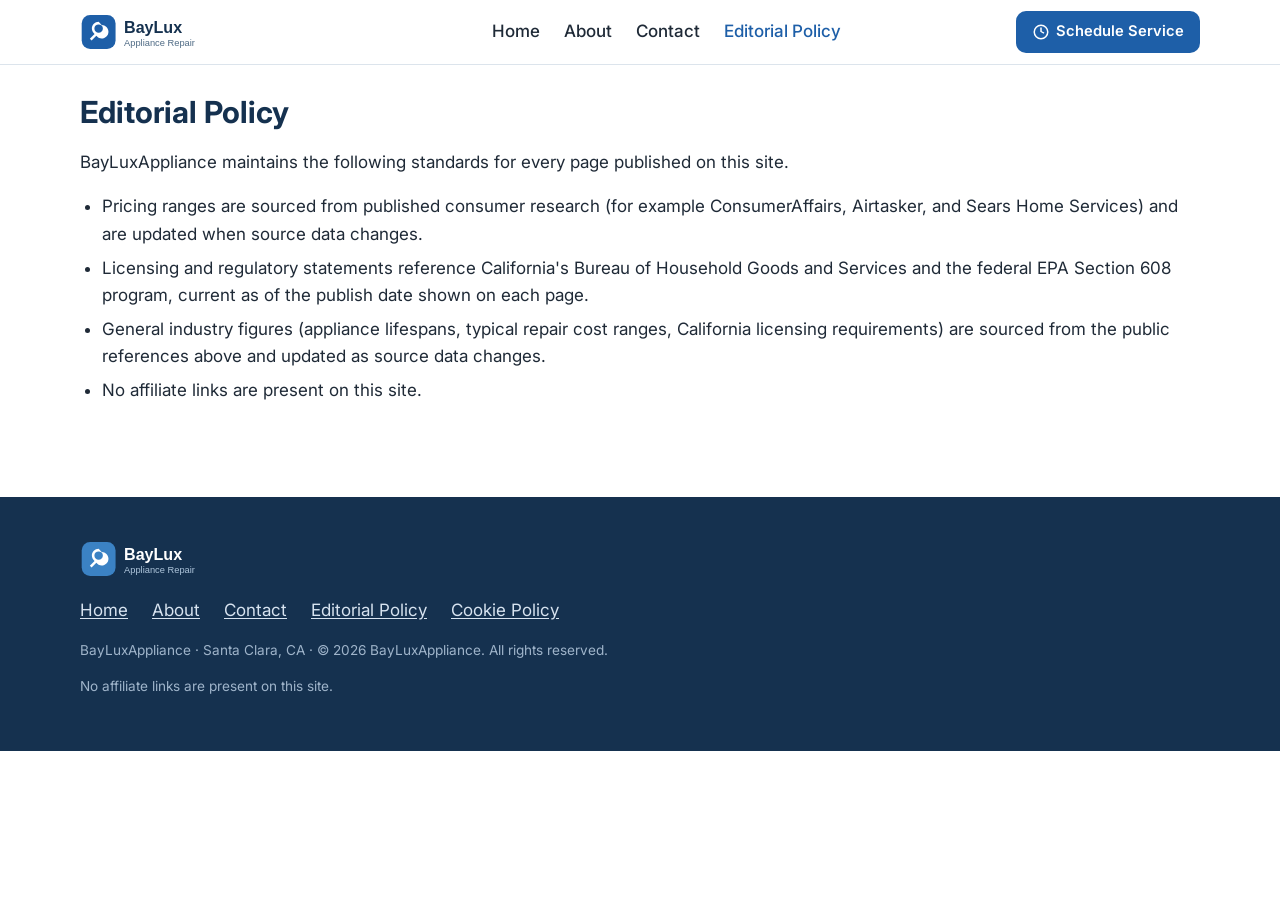
<file: editorial-policy/index.html>
<!doctype html>
<html lang="en">
<head>
<script async src="https://www.googletagmanager.com/gtm.js?id=GTM-T8V455DT"></script>
<script>
  window.dataLayer = window.dataLayer || [];
  function gtag(){dataLayer.push(arguments);}
  gtag('js', new Date());
</script>
<meta charset="utf-8">
<meta name="viewport" content="width=device-width, initial-scale=1">
<title>Editorial Policy | BayLuxAppliance</title>
<meta name="description" content="How BayLuxAppliance sources, verifies, and updates appliance repair pricing and licensing information.">
<link rel="canonical" href="https://www.bayluxappliance.com/editorial-policy/">
<meta property="og:type" content="website">
<meta property="og:title" content="Editorial Policy | BayLuxAppliance">
<meta property="og:description" content="How BayLuxAppliance sources, verifies, and updates appliance repair pricing and licensing information.">
<meta property="og:url" content="https://www.bayluxappliance.com/editorial-policy/">
<link rel="icon" type="image/svg+xml" href="../images/favicon.svg">
<link rel="stylesheet" href="../css/global.css">
<link rel="stylesheet" href="../css/ranking.css">
<link rel="preconnect" href="https://fonts.googleapis.com">
<link href="https://fonts.googleapis.com/css2?family=Inter:wght@400;500;600;700&display=swap" rel="stylesheet">
<script type="application/ld+json">
{"@context":"https://schema.org","@type":"Organization","name":"BayLuxAppliance","url":"https://www.bayluxappliance.com/","logo":"https://www.bayluxappliance.com/images/logo.svg","areaServed":["Santa Clara, CA","San Jose, CA","Sunnyvale, CA","Cupertino, CA","Campbell, CA","Los Gatos, CA","Saratoga, CA"]}
</script>
<script type="application/ld+json">
{"@context":"https://schema.org","@type":"WebPage","name":"Editorial Policy","url":"https://www.bayluxappliance.com/editorial-policy/","description":"How BayLuxAppliance sources, verifies, and updates appliance repair pricing and licensing information.","inLanguage":"en-US","isPartOf":{"@type":"WebSite","name":"BayLuxAppliance","url":"https://www.bayluxappliance.com/"}}
</script>
</head>
<body>
<header class="site-header" role="banner">
  <div class="container">
    <a href="../" class="site-logo" aria-label="BayLuxAppliance home">
      <img src="../images/logo.svg" alt="BayLuxAppliance logo" class="site-logo__img" height="44" width="238">
    </a>
    <nav class="site-nav" role="navigation" aria-label="Main navigation">
      <a href="../">Home</a>
      <a href="../about/">About</a>
      <a href="../contact/">Contact</a>
      <a href="../editorial-policy/" class="active">Editorial Policy</a>
    </nav>
    <a class="header-cta" href="https://www.appliancepro.care/" rel="noopener">
      <svg class="icon icon--white" viewBox="0 0 24 24" width="18" height="18" aria-hidden="true"><path fill="currentColor" d="M12 2a10 10 0 1 0 0 20 10 10 0 0 0 0-20zm0 2a8 8 0 1 1 0 16 8 8 0 0 1 0-16zm-1 2v5.5l4.5 2.7 1-1.6L13 11V6z"/></svg>
      Schedule Service
    </a>
    <button class="nav-toggle" aria-label="Toggle menu" aria-expanded="false">
      <svg viewBox="0 0 24 24" aria-hidden="true"><path fill="currentColor" d="M3 6h18v2H3zm0 5h18v2H3zm0 5h18v2H3z"/></svg>
    </button>
  </div>
</header>

<main>
<section class="page-section">
  <div class="container">
    <h1>Editorial Policy</h1>
    <p>BayLuxAppliance maintains the following standards for every page published on this site.</p>
    <ul>
      <li>Pricing ranges are sourced from published consumer research (for example ConsumerAffairs, Airtasker, and Sears Home Services) and are updated when source data changes.</li>
      <li>Licensing and regulatory statements reference California's Bureau of Household Goods and Services and the federal EPA Section 608 program, current as of the publish date shown on each page.</li>
      <li>General industry figures (appliance lifespans, typical repair cost ranges, California licensing requirements) are sourced from the public references above and updated as source data changes.</li>
      <li>No affiliate links are present on this site.</li>
    </ul>
  </div>
</section>

</main>
<footer class="site-footer" role="contentinfo">
  <div class="container">
    <a href="../" class="site-logo" aria-label="BayLuxAppliance home">
      <img src="../images/logo-footer.svg" alt="BayLuxAppliance logo" class="site-logo__img" height="36" width="195">
    </a>
    <ul class="footer-links">
      <li><a href="../">Home</a></li>
      <li><a href="../about/">About</a></li>
      <li><a href="../contact/">Contact</a></li>
      <li><a href="../editorial-policy/">Editorial Policy</a></li>
      <li><a href="../cookie-policy/">Cookie Policy</a></li>
    </ul>
    <p class="footer-note">BayLuxAppliance &middot; Santa Clara, CA &middot; &copy; 2026 BayLuxAppliance. All rights reserved.</p>
    <p class="footer-note">No affiliate links are present on this site.</p>
  </div>
</footer>

<script src="../js/nav.js"></script>
</body>
</html>
</file>
<file: css/global.css>
:root {
  --max-width: 1160px;
  --color-primary: #1E5FA8;
  --color-primary-dark: #15314F;
  --color-accent: #F5A623;
  --color-text: #1F2A37;
  --color-muted: #5B6B7A;
  --color-bg: #FFFFFF;
  --color-bg-alt: #F4F7FB;
  --color-border: #DCE4EC;
  --radius: 10px;
  --font-base: 'Inter', -apple-system, BlinkMacSystemFont, 'Segoe UI', Arial, sans-serif;
}

*, *::before, *::after { box-sizing: border-box; }

html { -webkit-text-size-adjust: 100%; }

body {
  margin: 0;
  font-family: var(--font-base);
  font-size: 17px;
  line-height: 1.6;
  color: var(--color-text);
  background: var(--color-bg);
}

h1, h2, h3, h4 {
  font-family: var(--font-base);
  font-weight: 700;
  color: var(--color-primary-dark);
  line-height: 1.25;
}

h1 { font-size: 1.9rem; margin: 0 0 0.6em; }
h2 { font-size: 1.5rem; margin: 1.6em 0 0.6em; }
h3 { font-size: 1.15rem; margin: 1.2em 0 0.5em; }

p { margin: 0 0 1em; }

a { color: var(--color-primary); text-decoration: underline; text-underline-offset: 2px; }
a:hover { color: var(--color-primary-dark); }

.container {
  max-width: var(--max-width);
  margin: 0 auto;
  padding: 0 1.25rem;
}

ul, ol { padding-left: 1.3em; }
li { margin-bottom: 0.4em; }

img { max-width: 100%; height: auto; }

/* Header */
.site-header {
  border-bottom: 1px solid var(--color-border);
  background: var(--color-bg);
  position: sticky;
  top: 0;
  z-index: 50;
}
.site-header .container {
  height: 64px;
  display: flex;
  align-items: center;
  justify-content: space-between;
  gap: 1rem;
}
.site-logo { display: flex; align-items: center; }
.site-logo__img { height: 44px; width: auto; display: block; }

.site-nav { display: none; }
.site-nav.is-open {
  display: flex;
  flex-direction: column;
  position: absolute;
  top: 64px; left: 0; right: 0;
  background: var(--color-bg);
  border-bottom: 1px solid var(--color-border);
  padding: 0.5rem 1.25rem 1rem;
}
.site-nav a { padding: 0.6rem 0; color: var(--color-text); text-decoration: none; font-weight: 500; }
.site-nav a.active { color: var(--color-primary); }

.nav-toggle {
  display: inline-flex;
  align-items: center;
  justify-content: center;
  width: 40px; height: 40px;
  border: 1px solid var(--color-border);
  border-radius: var(--radius);
  background: var(--color-bg);
  cursor: pointer;
}
.nav-toggle svg { width: 20px; height: 20px; color: var(--color-primary-dark); }

.header-cta {
  display: inline-flex;
  align-items: center;
  gap: 0.4rem;
  background: var(--color-primary);
  color: #fff;
  padding: 0.55rem 1rem;
  border-radius: var(--radius);
  font-weight: 600;
  font-size: 0.92rem;
  text-decoration: none;
  white-space: nowrap;
}
.header-cta:hover { background: var(--color-primary-dark); color: #fff; }

@media (min-width: 768px) {
  .site-nav {
    display: flex;
    flex-direction: row;
    position: static;
    border: none;
    padding: 0;
    gap: 1.5rem;
  }
  .nav-toggle { display: none; }
}

/* Footer */
.site-footer {
  background: var(--color-primary-dark);
  color: #D7E3F0;
  margin-top: 3rem;
}
.site-footer .container { padding-top: 2.5rem; padding-bottom: 2.5rem; }
.site-footer a { color: #D7E3F0; text-decoration: underline; }
.site-footer .footer-links { display: flex; flex-wrap: wrap; gap: 1rem 1.5rem; margin: 1rem 0; padding: 0; list-style: none; }
.site-footer .footer-links li { margin: 0; }
.footer-note { font-size: 0.85rem; color: #9FB4CA; }

/* Icons */
.icon { display: inline-block; vertical-align: -4px; color: var(--color-primary); }
.icon--accent { color: var(--color-accent); }
.icon--white { color: #fff; }
</file>
<file: css/ranking.css>
/* Hero */
.hero {
  background: linear-gradient(180deg, var(--color-bg-alt) 0%, var(--color-bg) 100%);
  padding: 2.5rem 0 2rem;
  border-bottom: 1px solid var(--color-border);
}
.hero__meta {
  color: var(--color-muted);
  font-size: 0.9rem;
  margin-bottom: 0.75rem;
}
.hero__intro { font-size: 1.05rem; max-width: 68ch; }

/* CTA buttons */
.cta-button {
  display: inline-flex;
  align-items: center;
  gap: 0.5rem;
  background: var(--color-accent);
  color: #1F2A37;
  padding: 0.85rem 1.4rem;
  border-radius: var(--radius);
  font-weight: 700;
  font-size: 1rem;
  text-decoration: none;
  margin: 1rem 0;
}
.cta-button:hover { background: #e2941a; color: #1F2A37; }
.cta-block { text-align: center; margin: 1.75rem 0; }

/* Service grid */
.service-grid {
  display: grid;
  grid-template-columns: repeat(2, 1fr);
  gap: 0.9rem;
  list-style: none;
  padding: 0;
  margin: 1.25rem 0;
}
.service-grid li {
  display: flex;
  align-items: flex-start;
  gap: 0.6rem;
  background: var(--color-bg-alt);
  border: 1px solid var(--color-border);
  border-radius: var(--radius);
  padding: 0.85rem 1rem;
  margin: 0;
  font-size: 0.95rem;
}
@media (min-width: 768px) {
  .service-grid { grid-template-columns: repeat(3, 1fr); }
}

/* Steps */
.steps { list-style: none; padding: 0; margin: 1.25rem 0; counter-reset: step; }
.steps li {
  display: flex;
  gap: 0.9rem;
  margin-bottom: 1rem;
}
.steps li::before {
  counter-increment: step;
  content: counter(step);
  flex: none;
  width: 30px; height: 30px;
  border-radius: 50%;
  background: var(--color-primary);
  color: #fff;
  display: flex; align-items: center; justify-content: center;
  font-weight: 700; font-size: 0.9rem;
}

/* Trust badges */
.trust-badges {
  display: grid;
  grid-template-columns: repeat(2, 1fr);
  gap: 0.75rem;
  margin: 1.25rem 0;
}
.trust-badge {
  display: flex;
  align-items: center;
  gap: 0.6rem;
  background: var(--color-bg-alt);
  border: 1px solid var(--color-border);
  border-radius: var(--radius);
  padding: 0.8rem 1rem;
  font-size: 0.9rem;
  font-weight: 600;
}
@media (min-width: 768px) {
  .trust-badges { grid-template-columns: repeat(3, 1fr); }
}

/* Tables */
.table-wrap { overflow-x: auto; margin: 1.25rem 0; }
table.data-table {
  width: 100%;
  border-collapse: collapse;
  min-width: 560px;
  font-size: 0.92rem;
}
table.data-table th, table.data-table td {
  border: 1px solid var(--color-border);
  padding: 0.6rem 0.75rem;
  text-align: left;
}
table.data-table th {
  background: var(--color-primary-dark);
  color: #fff;
  font-weight: 600;
}
table.data-table tr:nth-child(even) td { background: var(--color-bg-alt); }

/* Brand grid */
.brand-tier { margin: 1rem 0 1.5rem; }
.brand-tier__label {
  display: inline-block;
  font-size: 0.78rem;
  font-weight: 700;
  text-transform: uppercase;
  letter-spacing: 0.04em;
  color: var(--color-muted);
  margin-bottom: 0.5rem;
}
.brand-chip-list { display: flex; flex-wrap: wrap; gap: 0.5rem; padding: 0; margin: 0; list-style: none; }
.brand-chip {
  background: var(--color-bg-alt);
  border: 1px solid var(--color-border);
  border-radius: 999px;
  padding: 0.4rem 0.9rem;
  font-size: 0.88rem;
  font-weight: 600;
}
.brand-chip--premium { border-color: var(--color-accent); }

/* FAQ accordion (no JS) */
.faq-item {
  border: 1px solid var(--color-border);
  border-radius: var(--radius);
  margin-bottom: 0.6rem;
  overflow: hidden;
}
.faq-item summary {
  cursor: pointer;
  padding: 0.9rem 1rem;
  font-weight: 600;
  list-style: none;
  display: flex;
  align-items: center;
  justify-content: space-between;
  background: var(--color-bg-alt);
}
.faq-item summary::-webkit-details-marker { display: none; }
.faq-item summary::after { content: '+'; font-size: 1.2rem; color: var(--color-primary); }
.faq-item[open] summary::after { content: '\2212'; }
.faq-item p { padding: 0 1rem 1rem; margin: 0; }

/* Placeholder notice (visible, so client fills real data before launch) */
.data-placeholder {
  background: #FFF4E5;
  border: 1px dashed var(--color-accent);
  border-radius: 6px;
  padding: 0.1em 0.5em;
  font-style: italic;
  font-size: 0.92em;
}

/* Service area chips */
.area-chip-list { display: flex; flex-wrap: wrap; gap: 0.5rem; padding: 0; margin: 1rem 0; list-style: none; }
.area-chip {
  display: inline-flex; align-items: center; gap: 0.35rem;
  background: var(--color-bg-alt);
  border: 1px solid var(--color-border);
  border-radius: 999px;
  padding: 0.4rem 0.85rem;
  font-size: 0.88rem;
}

section.page-section { padding: 1.75rem 0; }
section.page-section + section.page-section { border-top: 1px solid var(--color-border); }
</file>
